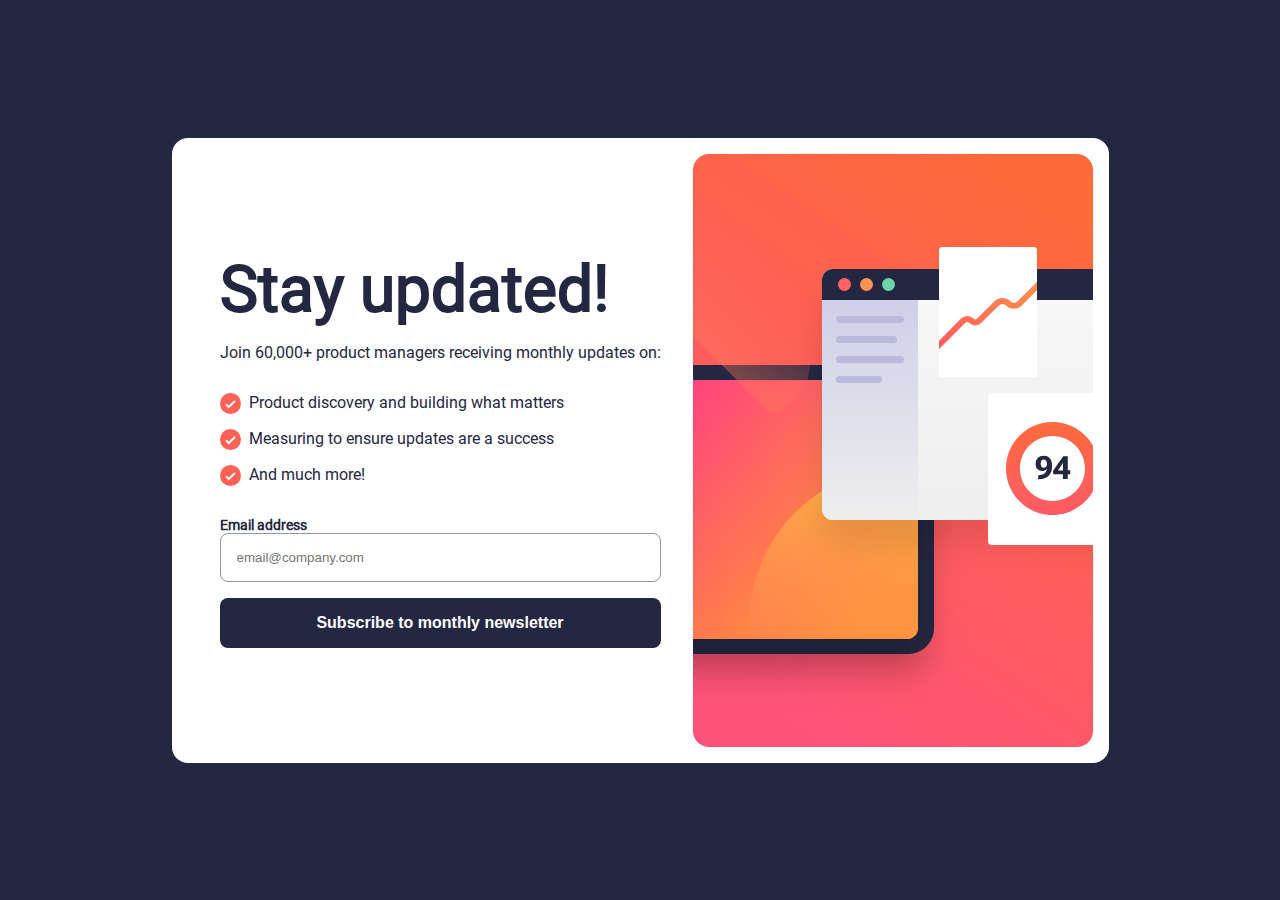
<file: index.html>
<!DOCTYPE html>
<html lang="en">
  <head>
    <meta charset="UTF-8" />
    <meta name="viewport" content="width=device-width, initial-scale=1.0" />

    <link
      rel="icon"
      type="image/png"
      sizes="32x32"
      href="./assets/images/favicon-32x32.png"
    />

    <title>
      Frontend Mentor | Newsletter sign-up form with success message
    </title>

    <link rel="stylesheet" href="style.css" />
  </head>
  <body>
    <div class="section index">
      <div class="section__content">
        <h1>Stay updated!</h1>
        <p>Join 60,000+ product managers receiving monthly updates on:</p>
        <ul>
          <li>
            <svg
              xmlns="http://www.w3.org/2000/svg"
              width="21"
              height="21"
              viewBox="0 0 21 21"
            >
              <g fill="none">
                <circle cx="10.5" cy="10.5" r="10.5" fill="#FF6155" />
                <path
                  stroke="#FFF"
                  stroke-width="2"
                  d="M6 11.381 8.735 14 15 8"
                />
              </g>
            </svg>
            Product discovery and building what matters
          </li>
          <li>
            <svg
              xmlns="http://www.w3.org/2000/svg"
              width="21"
              height="21"
              viewBox="0 0 21 21"
            >
              <g fill="none">
                <circle cx="10.5" cy="10.5" r="10.5" fill="#FF6155" />
                <path
                  stroke="#FFF"
                  stroke-width="2"
                  d="M6 11.381 8.735 14 15 8"
                />
              </g>
            </svg>
            Measuring to ensure updates are a success
          </li>
          <li>
            <svg
              xmlns="http://www.w3.org/2000/svg"
              width="21"
              height="21"
              viewBox="0 0 21 21"
            >
              <g fill="none">
                <circle cx="10.5" cy="10.5" r="10.5" fill="#FF6155" />
                <path
                  stroke="#FFF"
                  stroke-width="2"
                  d="M6 11.381 8.735 14 15 8"
                />
              </g>
            </svg>
            And much more!
          </li>
        </ul>
        <div id="form"> 
          <!-- 
            div użyty zamiast formularza by móc przejść do podstrony bez tworzenia backendu 
          -->
          <!-- <form id="subscribe__form"> -->
            <label for="email">
              <p class="bold fs-small">Email address</p>
              <input type="email" id="email" placeholder="email@company.com" />
            </label>
            <a href="./succes.html"><button>Subscribe to monthly newsletter</button></a>
          <!-- </form> -->
        </div>
        
      </div>
      <div class="section__img">
        <picture>
          <source
            media="(max-width: 375px)"
            srcset="./assets/images/illustration-sign-up-mobile.svg"
          />
          <img
            src="./assets/images/illustration-sign-up-desktop.svg"
            alt="Picture"
          />
        </picture>
      </div>
    </div>

    <!-- <svg xmlns="http://www.w3.org/2000/svg" xmlns:xlink="http://www.w3.org/1999/xlink" width="375" height="284" viewBox="0 0 375 284"><defs><linearGradient id="b" x1="100%" x2="0%" y1="21.322%" y2="78.678%"><stop offset="0%" stop-color="#FF6A3A"/><stop offset="100%" stop-color="#FF527B"/></linearGradient><linearGradient id="h" x1="22.319%" x2="99.127%" y1="28.497%" y2="70.858%"><stop offset="0%" stop-color="#FF3E83"/><stop offset="100%" stop-color="#FF9F2E"/></linearGradient><linearGradient id="k" x1="50%" x2="50%" y1="0%" y2="100%"><stop offset="0%" stop-color="#FFB443"/><stop offset="100%" stop-color="#FF5B64" stop-opacity="0"/></linearGradient><linearGradient id="o" x1="50%" x2="50%" y1="0%" y2="100%"><stop offset="0%" stop-color="#F8F8F8"/><stop offset="100%" stop-color="#EEE"/></linearGradient><linearGradient id="p" x1="50%" x2="50%" y1="0%" y2="100%"><stop offset="0%" stop-color="#CACBE8"/><stop offset="100%" stop-color="#EEE"/><stop offset="100%" stop-color="#CACBE8"/></linearGradient><linearGradient id="r" x1="97.791%" x2="7.729%" y1="26.944%" y2="71.879%"><stop offset="0%" stop-color="#FF9049"/><stop offset="100%" stop-color="#FF5E5E"/></linearGradient><linearGradient id="t" x1="50%" x2="50%" y1="0%" y2="100%"><stop offset="0%" stop-color="#FF6A3D"/><stop offset="100%" stop-color="#FF5B66"/></linearGradient><path id="a" d="M0 0v268c0 8.837 7.163 16 16 16h343c8.837 0 16-7.163 16-16V0H0Z"/><path id="e" d="M0 14.054C0 6.292 6.292 0 14.054 0H220c7.762 0 14.054 6.292 14.054 14.054v128.108c0 7.762-6.292 14.054-14.054 14.054H14.054C6.292 156.216 0 149.924 0 142.162V14.054Z"/><path id="g" d="M0 5.946A5.946 5.946 0 0 1 5.946 0H210.81a5.946 5.946 0 0 1 5.946 5.946v128.108A5.946 5.946 0 0 1 210.81 140H5.946A5.946 5.946 0 0 1 0 134.054V5.946Z"/><path id="i" d="M0 5.946A5.946 5.946 0 0 1 5.946 0H210.81a5.946 5.946 0 0 1 5.946 5.946v128.108A5.946 5.946 0 0 1 210.81 140H5.946A5.946 5.946 0 0 1 0 134.054V5.946Z"/><path id="n" d="M0 5.946A5.946 5.946 0 0 1 5.946 0h222.162a5.946 5.946 0 0 1 5.946 5.946V129.73a5.946 5.946 0 0 1-5.946 5.946H5.946A5.946 5.946 0 0 1 0 129.73V5.946Z"/><path id="q" d="M0 2.162C0 .968.968 0 2.162 0h48.649c1.194 0 2.162.968 2.162 2.162v65.946a2.162 2.162 0 0 1-2.162 2.162H2.162A2.162 2.162 0 0 1 0 68.108V2.162Z"/><filter id="d" width="151.3%" height="176.8%" x="-25.6%" y="-23%" filterUnits="objectBoundingBox"><feOffset dy="24" in="SourceAlpha" result="shadowOffsetOuter1"/><feGaussianBlur in="shadowOffsetOuter1" result="shadowBlurOuter1" stdDeviation="16"/><feColorMatrix in="shadowBlurOuter1" values="0 0 0 0 0 0 0 0 0 0 0 0 0 0 0 0 0 0 0.100000001 0"/></filter><filter id="f" width="155.4%" height="185.7%" x="-27.7%" y="-25.7%" filterUnits="objectBoundingBox"><feOffset dy="24" in="SourceAlpha" result="shadowOffsetOuter1"/><feGaussianBlur in="shadowOffsetOuter1" result="shadowBlurOuter1" stdDeviation="16"/><feColorMatrix in="shadowBlurOuter1" values="0 0 0 0 0 0 0 0 0 0 0 0 0 0 0 0 0 0 0.100000001 0"/></filter><filter id="j" width="155.4%" height="185.7%" x="-27.7%" y="-25.7%" filterUnits="objectBoundingBox"><feOffset dy="24" in="SourceAlpha" result="shadowOffsetOuter1"/><feGaussianBlur in="shadowOffsetOuter1" result="shadowBlurOuter1" stdDeviation="16"/><feColorMatrix in="shadowBlurOuter1" values="0 0 0 0 0 0 0 0 0 0 0 0 0 0 0 0 0 0 0.100000001 0"/></filter><filter id="m" width="151.3%" height="188.4%" x="-25.6%" y="-26.5%" filterUnits="objectBoundingBox"><feOffset dy="24" in="SourceAlpha" result="shadowOffsetOuter1"/><feGaussianBlur in="shadowOffsetOuter1" result="shadowBlurOuter1" stdDeviation="16"/><feColorMatrix in="shadowBlurOuter1" values="0 0 0 0 0 0 0 0 0 0 0 0 0 0 0 0 0 0 0.100000001 0"/></filter></defs><g fill="none" fill-rule="evenodd"><mask id="c" fill="#fff"><use xlink:href="#a"/></mask><path d="M0 0v268c0 8.837 7.163 16 16 16h343c8.837 0 16-7.163 16-16V0H0Z"/><path fill="url(#b)" fill-rule="nonzero" d="M0 0v268c0 8.837 7.163 16 16 16h343c8.837 0 16-7.163 16-16V0H0Z" mask="url(#c)"/><g mask="url(#c)"><g fill-rule="nonzero" transform="translate(-16 87.784)"><use xlink:href="#e" fill="#000" filter="url(#d)"/><use xlink:href="#e" fill="#242742"/></g><g transform="translate(-7.351 95.892)"><g fill-rule="nonzero"><use xlink:href="#g" fill="#000" filter="url(#f)"/><use xlink:href="#g" fill="url(#h)"/></g><mask id="l" fill="#fff"><use xlink:href="#i"/></mask><g fill-rule="nonzero"><use xlink:href="#i" fill="#000" filter="url(#j)"/><use xlink:href="#i" fill="url(#h)"/></g><circle cx="210.81" cy="131.892" r="85.405" fill="url(#k)" fill-rule="nonzero" mask="url(#l)"/><circle cx="73.754" cy="-18.678" r="85.405" fill="url(#k)" fill-rule="nonzero" mask="url(#l)" transform="rotate(-135 73.754 -18.678)"/></g><g fill-rule="nonzero" transform="translate(157.513 35.892)"><use xlink:href="#n" fill="#000" filter="url(#m)"/><use xlink:href="#n" fill="url(#o)"/><path fill="url(#p)" d="M0 5.946A5.946 5.946 0 0 1 5.946 0h45.946v135.676H5.946A5.946 5.946 0 0 1 0 129.73V5.946Z"/><path fill="#BABBDB" d="M7.568 27.297c0-1.045.847-1.892 1.891-1.892h32.973a1.892 1.892 0 0 1 0 3.784H9.46a1.892 1.892 0 0 1-1.891-1.892Zm0 10.811c0-1.045.847-1.892 1.891-1.892h29.19a1.892 1.892 0 0 1 0 3.784H9.459a1.892 1.892 0 0 1-1.891-1.892Zm0 10.81c0-1.044.847-1.891 1.891-1.891h32.973a1.892 1.892 0 0 1 0 3.784H9.46a1.892 1.892 0 0 1-1.891-1.892Zm0 10.812c0-1.045.847-1.892 1.891-1.892h21.082a1.892 1.892 0 0 1 0 3.784H9.459a1.892 1.892 0 0 1-1.891-1.892Z"/><path fill="#242742" d="M0 5.946A5.946 5.946 0 0 1 5.946 0h222.162a5.946 5.946 0 0 1 5.946 5.946v10.81H0V5.947Z"/><g transform="translate(8.649 4.865)"><circle cx="3.514" cy="3.514" r="3.514" fill="#FF6464"/><circle cx="15.406" cy="3.514" r="3.514" fill="#FF9255"/><circle cx="27.297" cy="3.514" r="3.514" fill="#6BD4A8"/></g></g><g transform="translate(220.757 24)"><path fill="#FFF" fill-rule="nonzero" d="M0 2.162C0 .968.968 0 2.162 0h48.649c1.194 0 2.162.968 2.162 2.162v65.946a2.162 2.162 0 0 1-2.162 2.162H2.162A2.162 2.162 0 0 1 0 68.108V2.162Z"/><mask id="s" fill="#fff"><use xlink:href="#q"/></mask><use xlink:href="#q" fill="#FFF" fill-rule="nonzero"/><path fill="url(#r)" fill-rule="nonzero" d="M58.444 15.61c.633.633.634 1.66 0 2.293l-13.662 13.67a6.018 6.018 0 0 1-8.512 0 2.774 2.774 0 0 0-3.925 0l-9.422 9.429a4.685 4.685 0 0 1-6.628 0 1.442 1.442 0 0 0-2.04 0L-3.178 58.444A1.622 1.622 0 1 1-5.47 56.15L11.96 38.709a4.685 4.685 0 0 1 6.629 0 1.442 1.442 0 0 0 2.04 0l9.422-9.428a6.018 6.018 0 0 1 8.513 0 2.774 2.774 0 0 0 3.924 0l13.663-13.67a1.622 1.622 0 0 1 2.293-.001Z" mask="url(#s)"/><path fill="#FFF" fill-rule="nonzero" d="M26.487 81.081c0-1.194.968-2.162 2.162-2.162h64.865c1.194 0 2.162.968 2.162 2.162v77.838a2.162 2.162 0 0 1-2.162 2.162H28.649a2.162 2.162 0 0 1-2.162-2.162V81.081Z"/><path fill="url(#t)" d="M25.135 42.703c9.702 0 17.568-7.866 17.568-17.568 0-9.702-7.866-17.567-17.568-17.567-9.702 0-17.567 7.865-17.567 17.567s7.865 17.568 17.567 17.568Zm0 7.567c13.882 0 25.135-11.253 25.135-25.135C50.27 11.253 39.017 0 25.135 0 11.253 0 0 11.253 0 25.135 0 39.017 11.253 50.27 25.135 50.27Z" transform="translate(36.217 94.595)"/><path fill="#242742" fill-rule="nonzero" d="M52.222 117.145c0 1.228.318 2.2.954 2.914.637.71 1.504 1.064 2.602 1.064 1.019 0 1.816-.363 2.39-1.09.58-.726.87-1.632.87-2.719h-.634c0 .62-.171 1.112-.515 1.478a1.688 1.688 0 0 1-1.284.55c-.546 0-.951-.184-1.216-.55-.264-.371-.397-.915-.397-1.63 0-.816.133-1.402.397-1.757.27-.36.67-.54 1.2-.54.568 0 1.01.234 1.326.7.315.468.473 1.304.473 2.51l.076.337c0 1.785-.392 3.052-1.174 3.8-.783.75-1.89 1.121-3.32 1.116h-.38v2.145h.44c2.297-.023 4.05-.645 5.261-1.867 1.216-1.227 1.825-2.88 1.825-4.957v-.44c0-1.869-.42-3.22-1.259-4.054-.839-.839-1.923-1.258-3.252-1.258-1.334 0-2.398.386-3.192 1.157s-1.191 1.802-1.191 3.091Zm14.764 8.26h2.61v-12.297h-2.442l-5.464 7.872v1.858h9.265v-2.103h-2.669l-.439.042h-3.514l2.61-4.088h.085v5.186l-.042.296v3.234Z"/></g></g></g></svg> -->
  </body>
</html>
</file>
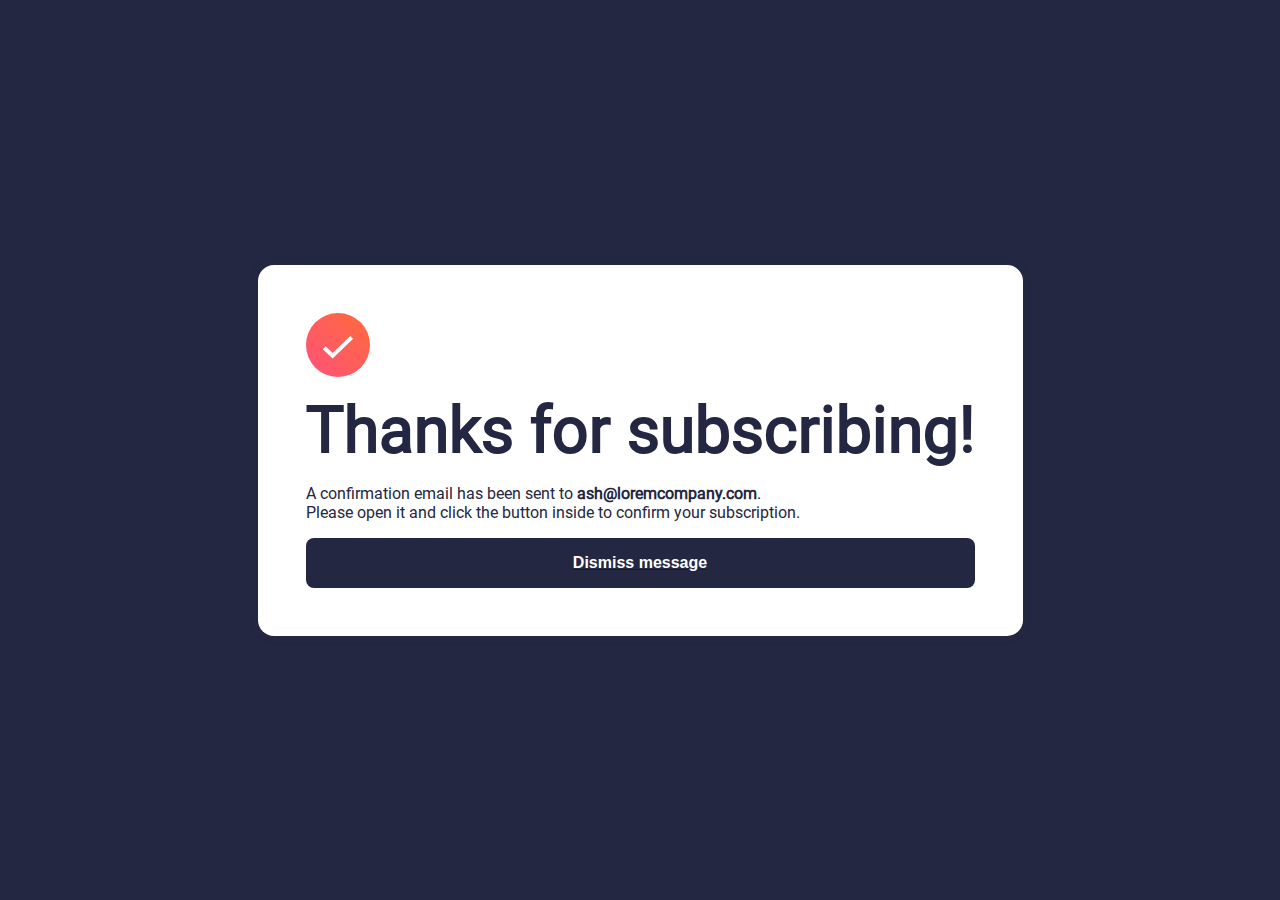
<file: succes.html>
<!DOCTYPE html>
<html lang="en">
  <head>
    <meta charset="UTF-8" />
    <meta name="viewport" content="width=device-width, initial-scale=1.0" />

    <link
      rel="icon"
      type="image/png"
      sizes="32x32"
      href="./assets/images/favicon-32x32.png"
    />

    <title>Frontend Mentor | Newsletter sign-up form with success message</title>
    <link rel="stylesheet" href="style.css" />
  </head>
  <body>
    <div class="section success">
      <div class="section__content">
        <svg
          xmlns="http://www.w3.org/2000/svg"
          width="64"
          height="64"
          viewBox="0 0 64 64"
        >
          <defs>
            <linearGradient id="a" x1="100%" x2="0%" y1="0%" y2="100%">
              <stop offset="0%" stop-color="#FF6A3A" />
              <stop offset="100%" stop-color="#FF527B" />
            </linearGradient>
          </defs>
          <g fill="none">
            <circle cx="32" cy="32" r="32" fill="url(#a)" />
            <path
              stroke="#FFF"
              stroke-width="4"
              d="m18.286 34.686 8.334 7.98 19.094-18.285"
            />
          </g>
        </svg>
        <h1>Thanks for subscribing!</h1>
        <p>
          A confirmation email has been sent to
          <span class="bold">ash@loremcompany.com</span>. Please open it and
          click the button inside to confirm your subscription.
        </p>
        <a class="redirect section__button" href="index.html">
          <button>Dismiss message</button>
        </a>
      </div>
    </div>
  </body>
</html>
</file>
<file: style.css>
@font-face {
    font-family: "Roboto";
    src: url("./assets/fonts/Roboto-Regular.ttf");
    font-weight: var(--fw-regular);
}

*,*::before,*::after {
    box-sizing: border-box;
    margin: 0;
    padding: 0;
}

body {
    background-color: var(--clr-neutral-400);
    width: 100%;
    min-height: 100vh;
    display: flex;
    align-items: center;
    justify-content: center;
    font-size: var(--fs-regular);
    color: var(--clr-neutral-400);
    font-family: "Roboto";
    font-weight: var(--fw-regular);
}

:root {
    --clr-primary: hsl(4, 100%, 67%);
    --clr-neutral-100: hsl(0, 0%, 100%);
    --clr-neutral-200: hsl(231, 7%, 60%);
    --clr-neutral-300: hsl(235, 18%, 26%);
    --clr-neutral-400: hsl(234, 29%, 20%);

    --fw-regular: 400;
    --fw-bold: 700;

    --fs-regular: 1rem;
    --fs-small: 0.875rem;
}

.section {
    --_fs-section-heading: 4rem;
    --_pd-section-padding: 1rem;

    background-color: var(--clr-neutral-100);
    display: flex;
    align-items: center;
    padding: var(--_pd-section-padding);
    border-radius: 1rem;
    box-shadow: 0px 0px 11px 0px rgba(66, 68, 90, 0.1);
}

img,svg {
    display: block;
    max-width: 100%;
}

.section__content {
    padding: 2rem;
    display: flex;
    flex-direction: column;
    gap: 1rem;
}

.section__content p {
    max-width: 500px;
}

.section__content h1 {
    font-weight: var(--fw-bold);
    font-size: var(--_fs-section-heading);
}

.section__content :has(ul) ul {
    list-style-type: none;
} 

.section__content :has(li) li {
    margin-block: 15px;
    display: flex;
    gap: 0.5rem;
}

.section__content :is(form,#form,.redirect) {
    --_br-fields: 0.5rem;
    --_pd-fields: 1rem;
    --_clr-btn: var(--clr-neutral-400);
    --_gap: 1rem;

    display: flex;
    flex-direction: column;
    gap: var(--_gap);
}

.section__content :has([type="email"]) input {
    border-radius: var(--_br-fields);
    padding: var(--_pd-fields);
    border: 1px solid var(--clr-neutral-200);
    width: 100%;
}

.section__content :has([type="email"]) input {
    border: 1px solid var(--clr-neutral-200);
}

.section__content:has(button) :has(button) button {
    width: 100%;
    border-radius: var(--_br-fields);
    padding: var(--_pd-fields);
    background-color: var(--_clr-btn);
    border: 0;
    font-weight: var(--fw-bold);
    color: var(--clr-neutral-100);
    font-size: var(--fs-regular);
}

.section__content :has(button) button:hover {
    cursor: pointer;
}

/* Utilities */

.bold {
    font-weight: var(--fw-bold);
}

.fs-small {
    font-size: var(--fs-small);
}

@media (max-width: 375px) {
    .section.index {
        flex-direction: column-reverse;
        padding: 0;
    }
}

@media (max-width: 450px) {
    .section.success {
        --_pd-section-padding: 0;
        --_fs-section-heading: 1.875rem;
        height: 100vh;
    }

    .section.success .section__content {
        height: inherit;
    }

    .section.success .section__content:has(a) a {
        margin-top: auto;
    }
}

@media (min-width: 376px) {
    .section__img {
        display: none;
    }
}

@media (min-width: 820px) {
    .section__img {
        display: block;
    }
}
</file>
